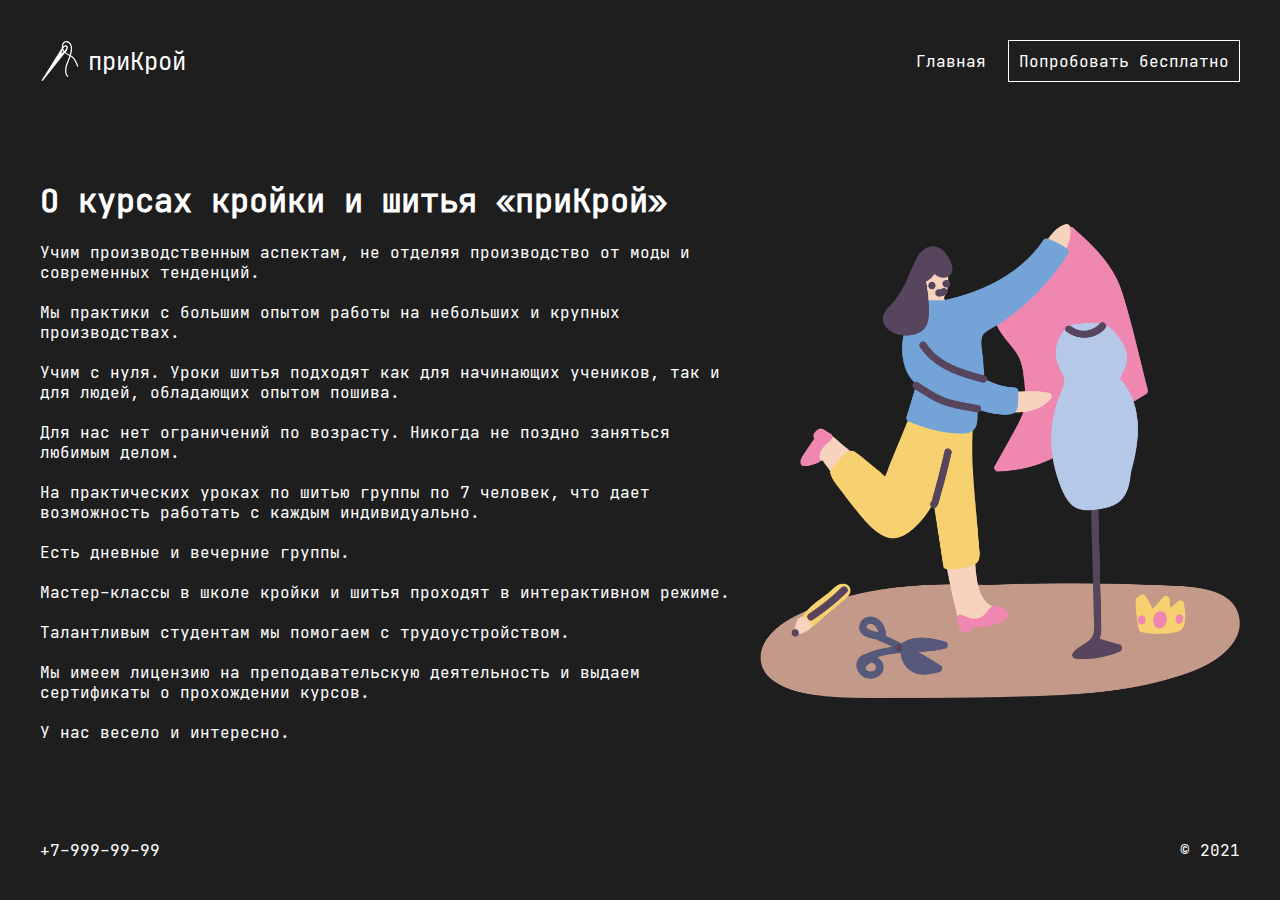
<file: Вебинар 2. О компонентах/priKroi/about.html>
<!DOCTYPE html>
<html lang="en">
<head>
  <meta charset="UTF-8">
  <meta http-equiv="X-UA-Compatible" content="IE=edge">
  <meta name="viewport" content="width=device-width, initial-scale=1.0">
  <title>приКрой — Курсы кройки и шитья — о проекте</title>
  <link rel="stylesheet" href="./fonts/fonts.css">
  <link rel="stylesheet" href="./pages/common.css">
  <link rel="stylesheet" href="./pages/about.css">
</head>
<body class="page about page_type_one-screen page_theme_dark">
  <header class="header">
    <a href="index.html" class="logo">
      <svg class="logo__icon logo__icon_theme_dark" xmlns="http://www.w3.org/2000/svg" viewBox="0 0 274.227 274.228">
        <defs/>
        <path d="M262.353 170.603c-.792-2.288-19.578-56.177-45.5-69.878-1.554-.818-3.18-1.652-4.847-2.501 7.783-26.139 10.299-47.996 5.188-66.953C212.213 12.78 195.135-.942 178.338.052c-14.794.865-25.295 12.718-28.097 31.701-.88 5.965-.834 11.387-.171 16.43-3.469 4.836-5.841 9.036-6.543 10.325L13.143 266.149c-.997 1.579-2.231 3.547-.955 5.872l1.229 2.206h2.509c2.201 0 3.379-1.476 4.513-2.895L170.42 83.093c9.569 8.114 21.034 14.245 31.375 19.49-4.635 14.333-10.776 30.049-18.046 47.328-19.957 47.483-10.657 86.687 3.401 95.64.705.451 1.492.663 2.279.663 1.402 0 2.77-.694 3.583-1.968 1.248-1.973.673-4.604-1.305-5.852-9.896-6.302-18.662-41.109-.135-85.19 7.13-16.953 13.204-32.467 17.875-46.753 1.186.605 2.34 1.201 3.453 1.786 22.96 12.138 41.26 64.612 41.436 65.136.767 2.217 3.18 3.392 5.396 2.631 2.202-.777 3.383-3.19 2.621-5.401zm-108.367-90.54l-8.353 6.902 3.299-10.325c.973-3.024 2.791-8.383 5.203-14.131 1.885 4.085 4.272 7.819 7.048 11.236-3.21 2.968-5.913 5.257-7.197 6.318zm13.359-12.282c-3.671-4.722-6.426-10.077-7.954-16.181 4.106-7.322 9.021-13.241 14.209-13.241 1.435 0 2.817.409 4.096 1.222 2.123 1.341 3.319 3.365 3.48 5.851.388 6.147-6.695 15.032-13.831 22.349zm36.988 26.564c-9.823-5.007-20.164-10.651-28.589-17.891 5.634-7.28 16.669-23.229 15.198-34.932-.513-4.096-2.517-7.482-5.789-9.792-2.714-1.9-5.686-2.874-8.839-2.874-6.551 0-12.868 4.339-18.201 9.704.083-1.802.232-3.646.518-5.571 2.2-14.934 9.569-23.855 20.205-24.477.378-.021.771-.037 1.16-.037 11.143 0 24.72 9.088 29.013 24.995 4.561 16.944 2.334 36.884-4.676 60.875z"/>
      </svg>
      <span class="logo__text">приКрой</span>
    </a>
    <nav>
      <a href="./index.html" class="header__menu-link">Главная</a>
      <button class="button button_theme_dark">Попробовать бесплатно</button>
    </nav>
  </header>
  <main class="content cover">
    <div class="cover__description">
      <h1 class="content__title">О курсах кройки и шитья «приКрой»</h1>
      <p class="paragraph content__paragraph">Учим производственным аспектам, не отделяя производство от моды и современных тенденций.</p>
      <p class="paragraph content__paragraph">Мы практики с большим опытом работы на небольших и крупных производствах.</p>
      <p class="paragraph content__paragraph">Учим с нуля. Уроки шитья подходят как для начинающих учеников, так и для людей, обладающих  опытом пошива.</p>
      <p class="paragraph content__paragraph">Для нас нет ограничений по возрасту. Никогда не поздно заняться любимым делом.</p>
      <p class="paragraph content__paragraph">На практических уроках по шитью группы по 7 человек, что дает возможность работать с каждым индивидуально.</p>
      <p class="paragraph content__paragraph">Есть дневные и вечерние группы.</p>
      <p class="paragraph content__paragraph">Мастер-классы в школе кройки и шитья проходят в интерактивном режиме.</p>
      <p class="paragraph content__paragraph">Талантливым студентам мы помогаем с трудоустройством.</p>
      <p class="paragraph content__paragraph">Мы имеем лицензию на преподавательскую деятельность и выдаем сертификаты о прохождении курсов.</p>
      <p class="paragraph content__paragraph">У нас весело и интересно.</p>  
    </div>
    <img class="cover__image" src="./images/about-pic.png" alt="">
  </main>
  <footer class="footer">
    <a class="footer__link" href="tel:+79999999">+7-999-99-99</a>
    <p class="paragraph сontent__paragraph">&copy; 2021</p>
  </footer>
</body>
</html>
</file>
<file: Вебинар 2. О компонентах/priKroi/fonts/fonts.css>
@font-face {
  src: url(./JetBrainsMono-Regular.woff);
  font-family: 'JetBrains Mono';
}
</file>
<file: Вебинар 2. О компонентах/priKroi/pages/common.css>
@import '../blocks/page/page.css';
@import '../blocks/page/_type/page_type_one-screen.css';
@import '../blocks/header/header.css';
@import '../blocks/header/__menu-link/header__menu-link.css';
@import '../blocks/logo/logo.css';
@import '../blocks/logo/__icon/logo__icon.css';
@import '../blocks/content/content.css';
@import '../blocks/cover/cover.css';
@import '../blocks/cover/__description/cover__description.css';
@import '../blocks/cover/__image/cover__image.css';
@import '../blocks/footer/footer.css';
@import '../blocks/footer/__link/footer__link.css';
@import '../blocks/paragraph/paragraph.css';
@import '../blocks/content/__paragraph/content__paragraph.css';
@import '../blocks/button/button.css';
</file>
<file: Вебинар 2. О компонентах/priKroi/pages/about.css>
@import '../blocks/page/_theme/page_theme_dark.css';
@import '../blocks/logo/__icon/_theme/logo__icon_theme_dark.css';
@import '../blocks/button/_theme/button_theme_dark.css';
@import '../blocks/content/__title/content__title.css';
</file>
